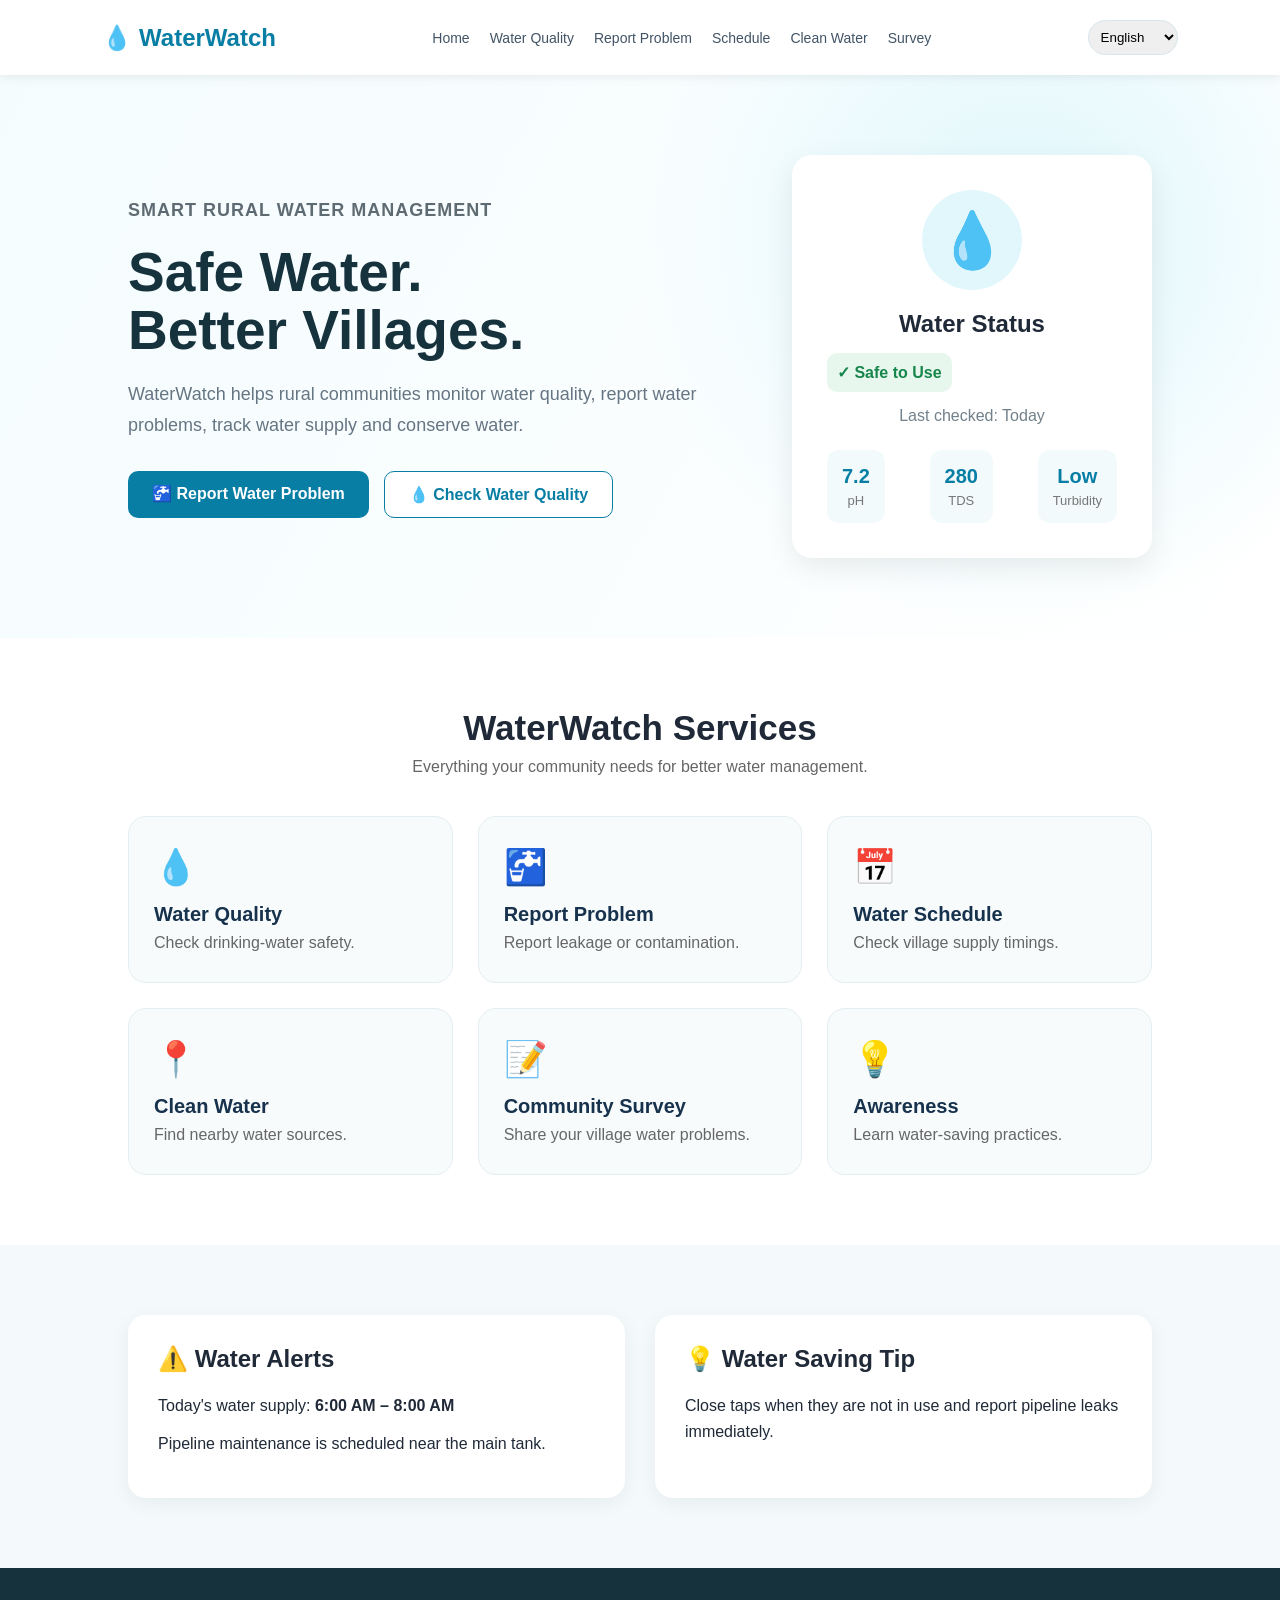
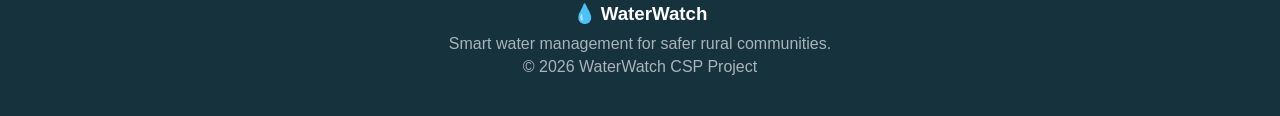
<file: CSP/index.html>
<!DOCTYPE html>
<html lang="en">
<head>
    <meta charset="UTF-8">
    <meta name="viewport" content="width=device-width, initial-scale=1.0">

    <title>WaterWatch</title>

    <link rel="stylesheet" href="css/style.css">
</head>

<body>

<header class="navbar">

    <div class="logo">
        💧 WaterWatch
    </div>

    <nav>
        <a href="index.html">Home</a>
        <a href="pages/water-quality.html">Water Quality</a>
        <a href="pages/report-problem.html">Report Problem</a>
        <a href="pages/schedule.html">Schedule</a>
        <a href="pages/clean-water.html">Clean Water</a>
        <a href="pages/survey.html">Survey</a>
    </nav>

    <select id="language">
        <option>English</option>
        <option>తెలుగు</option>
        <option>हिन्दी</option>
        <option>தமிழ்</option>
        <option>ಕನ್ನಡ</option>
    </select>

</header>


<section class="hero">

    <div class="hero-content">

        <p class="tag">SMART RURAL WATER MANAGEMENT</p>

        <h1>
            Safe Water.<br>
            Better Villages.
        </h1>

        <p>
            WaterWatch helps rural communities monitor water quality,
            report water problems, track water supply and conserve water.
        </p>

        <div class="hero-buttons">

            <a href="pages/report-problem.html"
               class="btn primary">
                🚰 Report Water Problem
            </a>

            <a href="pages/water-quality.html"
               class="btn secondary">
                💧 Check Water Quality
            </a>

        </div>

    </div>

    <div class="hero-card">

        <div class="water-circle">
            💧
        </div>

        <h2>Water Status</h2>

        <div class="safe">
            ✓ Safe to Use
        </div>

        <p>Last checked: Today</p>

        <div class="parameters">

            <div>
                <b>7.2</b>
                <span>pH</span>
            </div>

            <div>
                <b>280</b>
                <span>TDS</span>
            </div>

            <div>
                <b>Low</b>
                <span>Turbidity</span>
            </div>

        </div>

    </div>

</section>


<section class="services">

    <h2>WaterWatch Services</h2>

    <p class="section-text">
        Everything your community needs for better water management.
    </p>

    <div class="service-grid">

        <a href="pages/water-quality.html" class="service-card">
            <span>💧</span>
            <h3>Water Quality</h3>
            <p>Check drinking-water safety.</p>
        </a>

        <a href="pages/report-problem.html" class="service-card">
            <span>🚰</span>
            <h3>Report Problem</h3>
            <p>Report leakage or contamination.</p>
        </a>

        <a href="pages/schedule.html" class="service-card">
            <span>📅</span>
            <h3>Water Schedule</h3>
            <p>Check village supply timings.</p>
        </a>

        <a href="pages/clean-water.html" class="service-card">
            <span>📍</span>
            <h3>Clean Water</h3>
            <p>Find nearby water sources.</p>
        </a>

        <a href="pages/survey.html" class="service-card">
            <span>📝</span>
            <h3>Community Survey</h3>
            <p>Share your village water problems.</p>
        </a>

        <a href="pages/awareness.html" class="service-card">
            <span>💡</span>
            <h3>Awareness</h3>
            <p>Learn water-saving practices.</p>
        </a>

    </div>

</section>


<section class="alert-section">

    <div class="alert-card">

        <h2>⚠️ Water Alerts</h2>

        <p>
            Today's water supply:
            <b>6:00 AM – 8:00 AM</b>
        </p>

        <p>
            Pipeline maintenance is scheduled near the main tank.
        </p>

    </div>

    <div class="tip-card">

        <h2>💡 Water Saving Tip</h2>

        <p>
            Close taps when they are not in use and report
            pipeline leaks immediately.
        </p>

    </div>

</section>


<footer>

    <h3>💧 WaterWatch</h3>

    <p>
        Smart water management for safer rural communities.
    </p>

    <p>
        © 2026 WaterWatch CSP Project
    </p>

</footer>


<script src="js/app.js"></script>

</body>
</html>
</file>
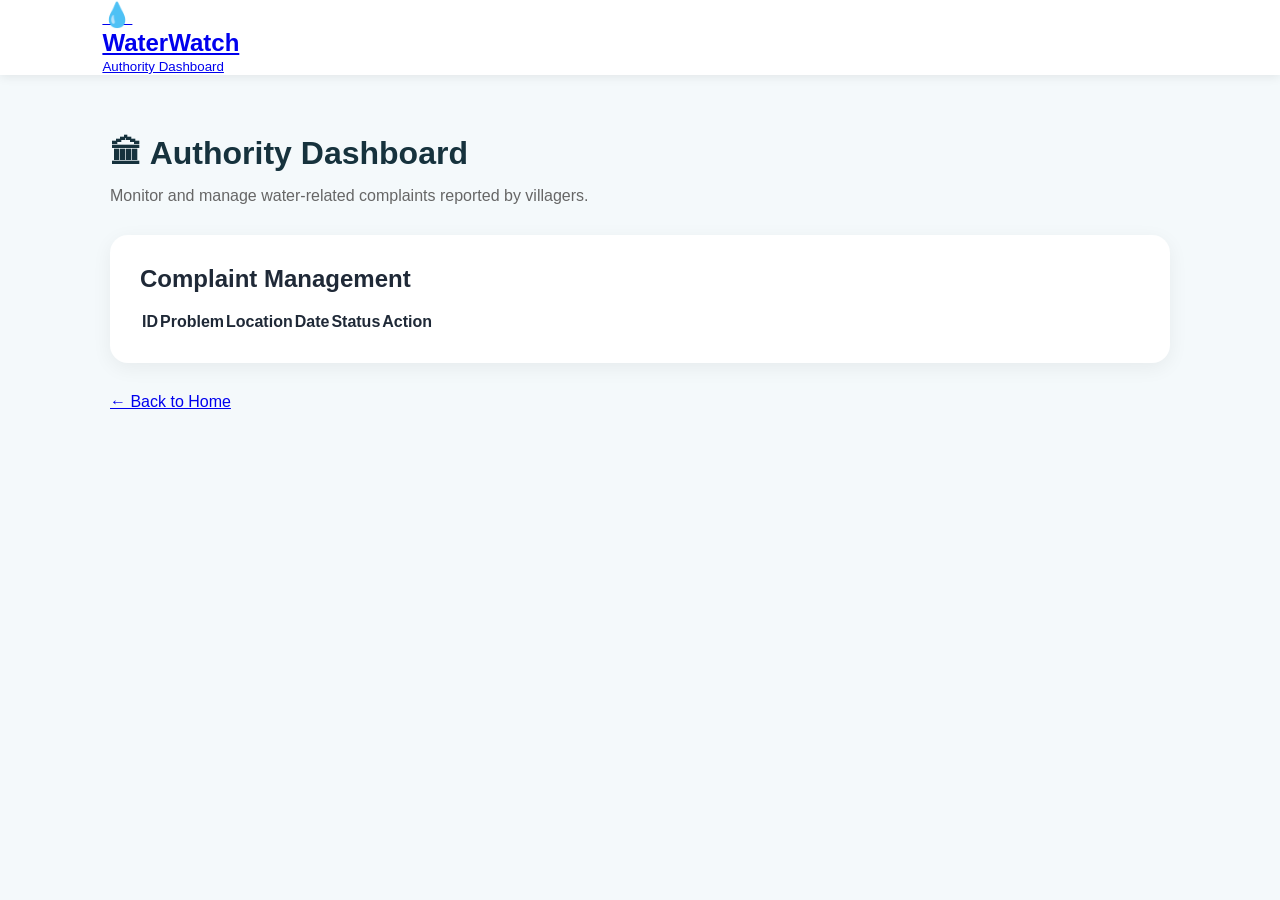
<file: CSP/pages/authority.html>
<!DOCTYPE html>
<html lang="en">

<head>

    <meta charset="UTF-8">

    <meta name="viewport"
          content="width=device-width, initial-scale=1.0">

    <title>
        Authority Dashboard | WaterWatch
    </title>

    <link rel="stylesheet"
          href="../css/style.css">

</head>

<body>

<div id="toast"
     class="toast"></div>


<header class="navbar">

    <a href="../index.html"
       class="brand">

        <span class="logo">
            💧
        </span>

        <div>

            <h2>WaterWatch</h2>

            <small>
                Authority Dashboard
            </small>

        </div>

    </a>

</header>


<div class="page">

    <h1>
        🏛 Authority Dashboard
    </h1>

    <p class="page-description">

        Monitor and manage water-related
        complaints reported by villagers.

    </p>


    <div class="card">

        <h2>
            Complaint Management
        </h2>

        <br>


        <div style="overflow-x: auto;">

            <table>

                <thead>

                    <tr>

                        <th>ID</th>

                        <th>Problem</th>

                        <th>Location</th>

                        <th>Date</th>

                        <th>Status</th>

                        <th>Action</th>

                    </tr>

                </thead>


                <tbody id="complaintTable">

                </tbody>

            </table>

        </div>

    </div>


    <a href="../index.html"
       class="primary-btn">

        ← Back to Home

    </a>

</div>


<script src="../js/app.js"></script>


<script>

function loadComplaints() {

    const data = getData();

    const table =
        document.getElementById(
            "complaintTable"
        );


    table.innerHTML = "";


    if (data.complaints.length === 0) {

        table.innerHTML = `

            <tr>

                <td colspan="6">

                    No complaints reported yet.

                </td>

            </tr>

        `;

        return;

    }


    data.complaints.forEach(
        function(complaint, index) {

            table.innerHTML += `

                <tr>

                    <td>
                        ${complaint.id}
                    </td>

                    <td>
                        ${complaint.problem}
                    </td>

                    <td>
                        ${complaint.location}
                    </td>

                    <td>
                        ${complaint.date}
                    </td>

                    <td>

                        <select
                            onchange="updateStatus(
                                ${index},
                                this.value
                            )"
                        >

                            <option
                                value="Pending"
                                ${complaint.status === "Pending"
                                    ? "selected" : ""}
                            >
                                Pending
                            </option>

                            <option
                                value="Under Review"
                                ${complaint.status === "Under Review"
                                    ? "selected" : ""}
                            >
                                Under Review
                            </option>

                            <option
                                value="In Progress"
                                ${complaint.status === "In Progress"
                                    ? "selected" : ""}
                            >
                                In Progress
                            </option>

                            <option
                                value="Resolved"
                                ${complaint.status === "Resolved"
                                    ? "selected" : ""}
                            >
                                Resolved
                            </option>

                        </select>

                    </td>


                    <td>

                        <button
                            class="btn"
                            onclick="viewComplaint(${index})"
                        >

                            View

                        </button>

                    </td>

                </tr>

            `;

        }
    );

}


function updateStatus(index, status) {

    const data = getData();

    data.complaints[index].status = status;

    saveData(data);

    showToast(
        "Complaint status updated!"
    );

}


function viewComplaint(index) {

    const data = getData();

    const complaint =
        data.complaints[index];


    alert(

        "COMPLAINT DETAILS"

        + "\n\nID: "
        + complaint.id

        + "\nProblem: "
        + complaint.problem

        + "\nLocation: "
        + complaint.location

        + "\nGPS: "
        + complaint.gps

        + "\nDescription: "
        + complaint.description

        + "\nStatus: "
        + complaint.status

    );

}


loadComplaints();

</script>

</body>
</html>
</file>
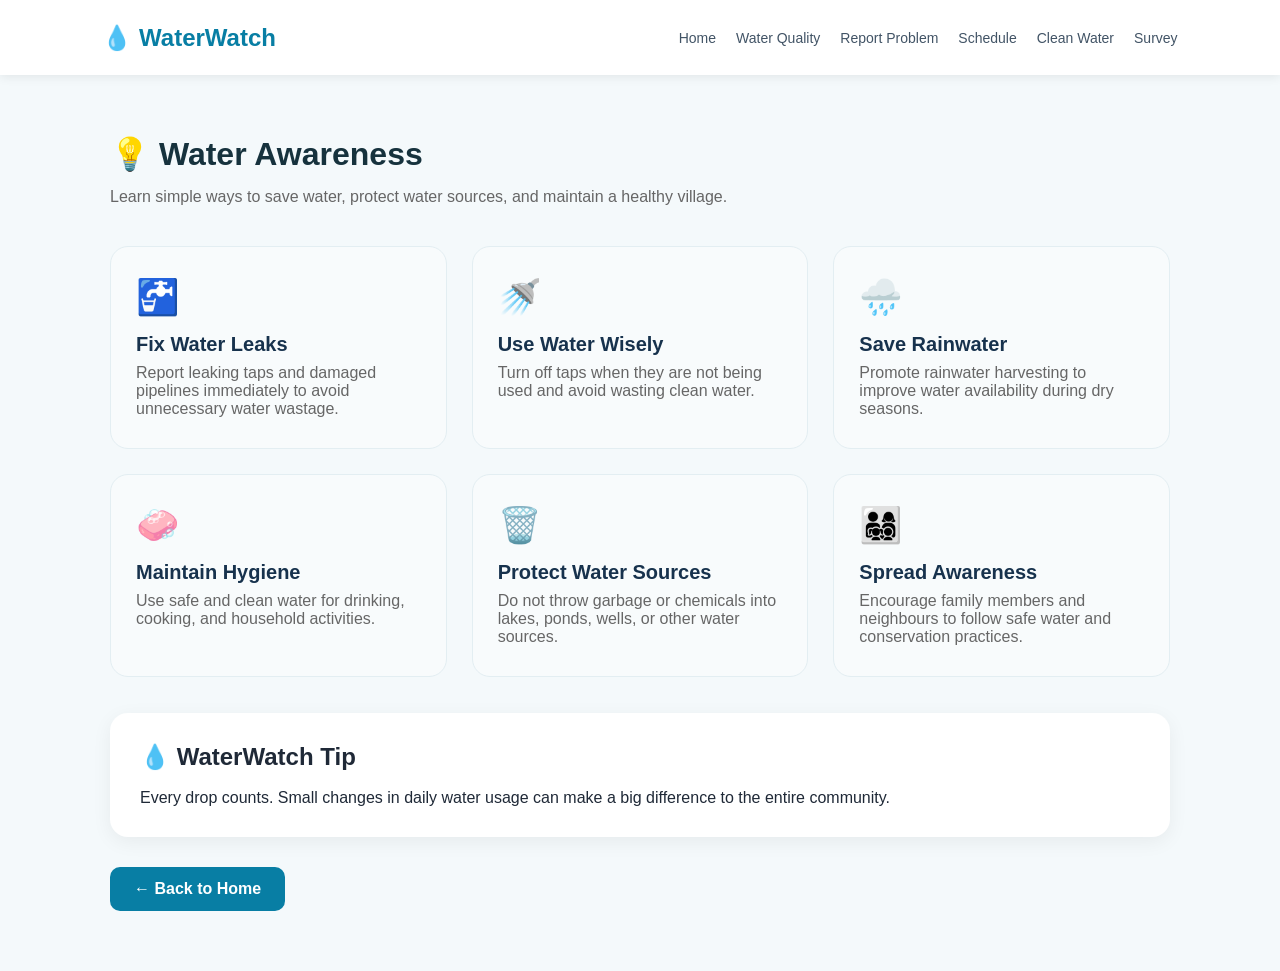
<file: CSP/pages/awareness.html>
<!DOCTYPE html>
<html lang="en">

<head>
    <meta charset="UTF-8">

    <meta name="viewport"
          content="width=device-width, initial-scale=1.0">

    <title>Water Awareness | WaterWatch</title>

    <!-- CSS path from pages folder -->
    <link rel="stylesheet"
          href="../css/style.css">

</head>


<body>

<header class="navbar">

    <div class="logo">
        💧 WaterWatch
    </div>


    <nav>

        <a href="../index.html">
            Home
        </a>

        <a href="water-quality.html">
            Water Quality
        </a>

        <a href="report-problem.html">
            Report Problem
        </a>

        <a href="schedule.html">
            Schedule
        </a>

        <a href="clean-water.html">
            Clean Water
        </a>

        <a href="survey.html">
            Survey
        </a>

    </nav>

</header>


<main class="page">

    <h1>💡 Water Awareness</h1>

    <p class="page-description">

        Learn simple ways to save water,
        protect water sources, and maintain
        a healthy village.

    </p>


    <div class="service-grid">


        <div class="service-card">

            <span>🚰</span>

            <h3>Fix Water Leaks</h3>

            <p>
                Report leaking taps and damaged
                pipelines immediately to avoid
                unnecessary water wastage.
            </p>

        </div>



        <div class="service-card">

            <span>🚿</span>

            <h3>Use Water Wisely</h3>

            <p>
                Turn off taps when they are not
                being used and avoid wasting
                clean water.
            </p>

        </div>



        <div class="service-card">

            <span>🌧️</span>

            <h3>Save Rainwater</h3>

            <p>
                Promote rainwater harvesting to
                improve water availability during
                dry seasons.
            </p>

        </div>



        <div class="service-card">

            <span>🧼</span>

            <h3>Maintain Hygiene</h3>

            <p>
                Use safe and clean water for
                drinking, cooking, and household
                activities.
            </p>

        </div>



        <div class="service-card">

            <span>🗑️</span>

            <h3>Protect Water Sources</h3>

            <p>
                Do not throw garbage or chemicals
                into lakes, ponds, wells, or other
                water sources.
            </p>

        </div>



        <div class="service-card">

            <span>👨‍👩‍👧‍👦</span>

            <h3>Spread Awareness</h3>

            <p>
                Encourage family members and
                neighbours to follow safe water
                and conservation practices.
            </p>

        </div>

    </div>


    <br><br>


    <div class="card">

        <h2>💧 WaterWatch Tip</h2>

        <br>

        <p>
            Every drop counts. Small changes in
            daily water usage can make a big
            difference to the entire community.
        </p>

    </div>


    <a href="../index.html"
       class="btn primary">

        ← Back to Home

    </a>

</main>


<script src="../js/app.js"></script>

</body>

</html>
</file>
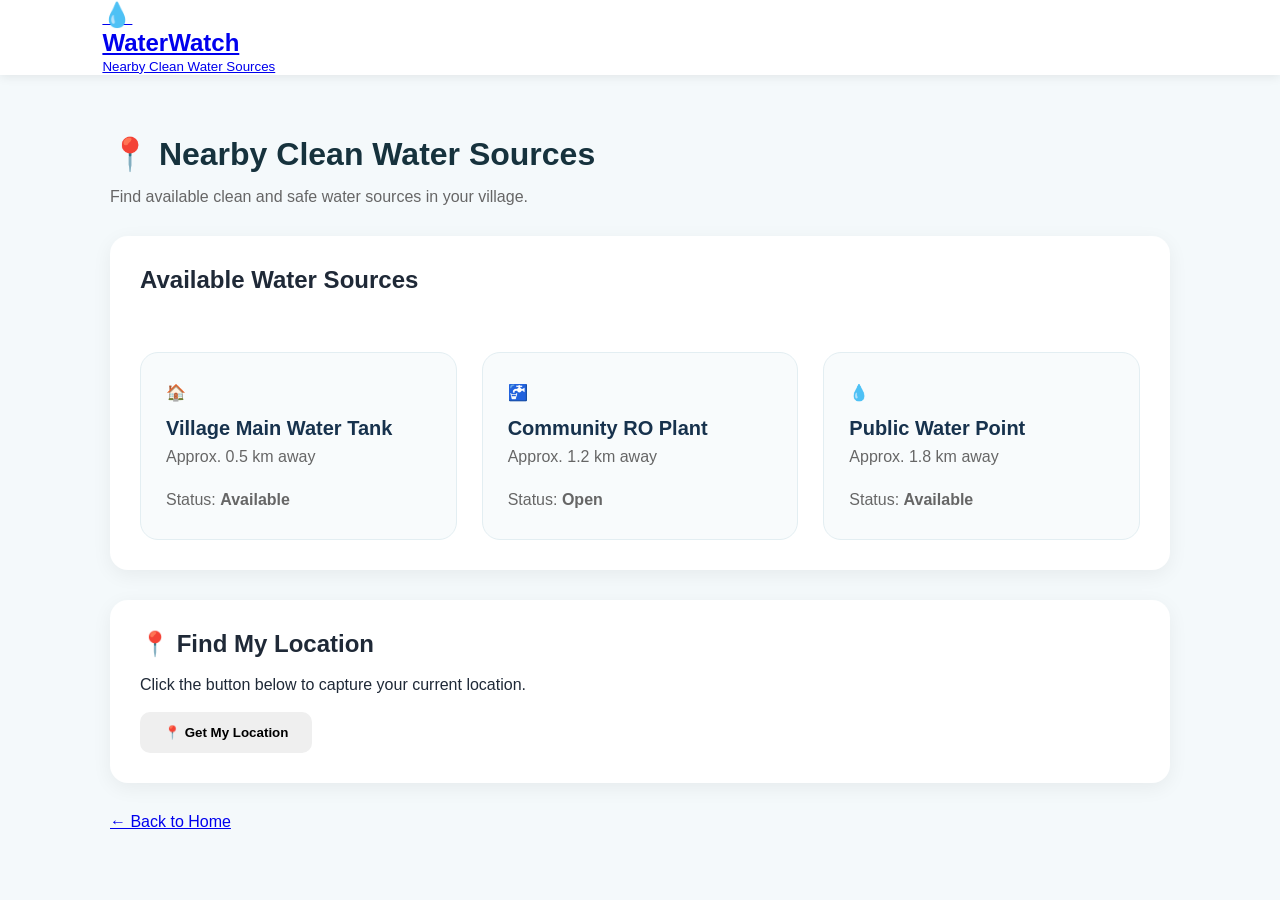
<file: CSP/pages/clean-water.html>
<!DOCTYPE html>
<html lang="en">

<head>
    <meta charset="UTF-8">
    <meta name="viewport" content="width=device-width, initial-scale=1.0">

    <title>Clean Water Sources | WaterWatch</title>

    <link rel="stylesheet" href="../css/style.css">
</head>

<body>

<header class="navbar">

    <a href="../index.html" class="brand">
        <span class="logo">💧</span>

        <div>
            <h2>WaterWatch</h2>
            <small>Nearby Clean Water Sources</small>
        </div>
    </a>

</header>


<div class="page">

    <h1>📍 Nearby Clean Water Sources</h1>

    <p class="page-description">
        Find available clean and safe water sources in your village.
    </p>


    <div class="card">

        <h2>Available Water Sources</h2>

        <br>

        <div class="service-grid">


            <div class="service-card">

                <div class="service-icon">
                    🏠
                </div>

                <div>

                    <h3>Village Main Water Tank</h3>

                    <p>
                        Approx. 0.5 km away
                    </p>

                    <br>

                    <p>
                        Status: <b>Available</b>
                    </p>

                </div>

            </div>


            <div class="service-card">

                <div class="service-icon">
                    🚰
                </div>

                <div>

                    <h3>Community RO Plant</h3>

                    <p>
                        Approx. 1.2 km away
                    </p>

                    <br>

                    <p>
                        Status: <b>Open</b>
                    </p>

                </div>

            </div>


            <div class="service-card">

                <div class="service-icon">
                    💧
                </div>

                <div>

                    <h3>Public Water Point</h3>

                    <p>
                        Approx. 1.8 km away
                    </p>

                    <br>

                    <p>
                        Status: <b>Available</b>
                    </p>

                </div>

            </div>

        </div>

    </div>


    <div class="card">

        <h2>📍 Find My Location</h2>

        <br>

        <p id="locationResult">
            Click the button below to capture your current location.
        </p>

        <br>

        <button class="btn" onclick="getUserLocation()">
            📍 Get My Location
        </button>

    </div>


    <a href="../index.html" class="primary-btn">
        ← Back to Home
    </a>

</div>


<script src="../js/app.js"></script>

<script>

function getUserLocation() {

    const result =
        document.getElementById("locationResult");

    if (!navigator.geolocation) {

        result.innerText =
            "Geolocation is not supported by your browser.";

        return;
    }

    result.innerText =
        "Getting your location...";


    navigator.geolocation.getCurrentPosition(

        function(position) {

            const latitude =
                position.coords.latitude.toFixed(6);

            const longitude =
                position.coords.longitude.toFixed(6);


            result.innerHTML =
                "<b>Location Found!</b><br><br>" +
                "Latitude: " + latitude +
                "<br>" +
                "Longitude: " + longitude;

            showToast("Location captured successfully!");

        },

        function() {

            result.innerText =
                "Unable to get your location. Please allow location permission.";

            showToast("Location permission denied.");

        }

    );

}

</script>

</body>
</html>
</file>
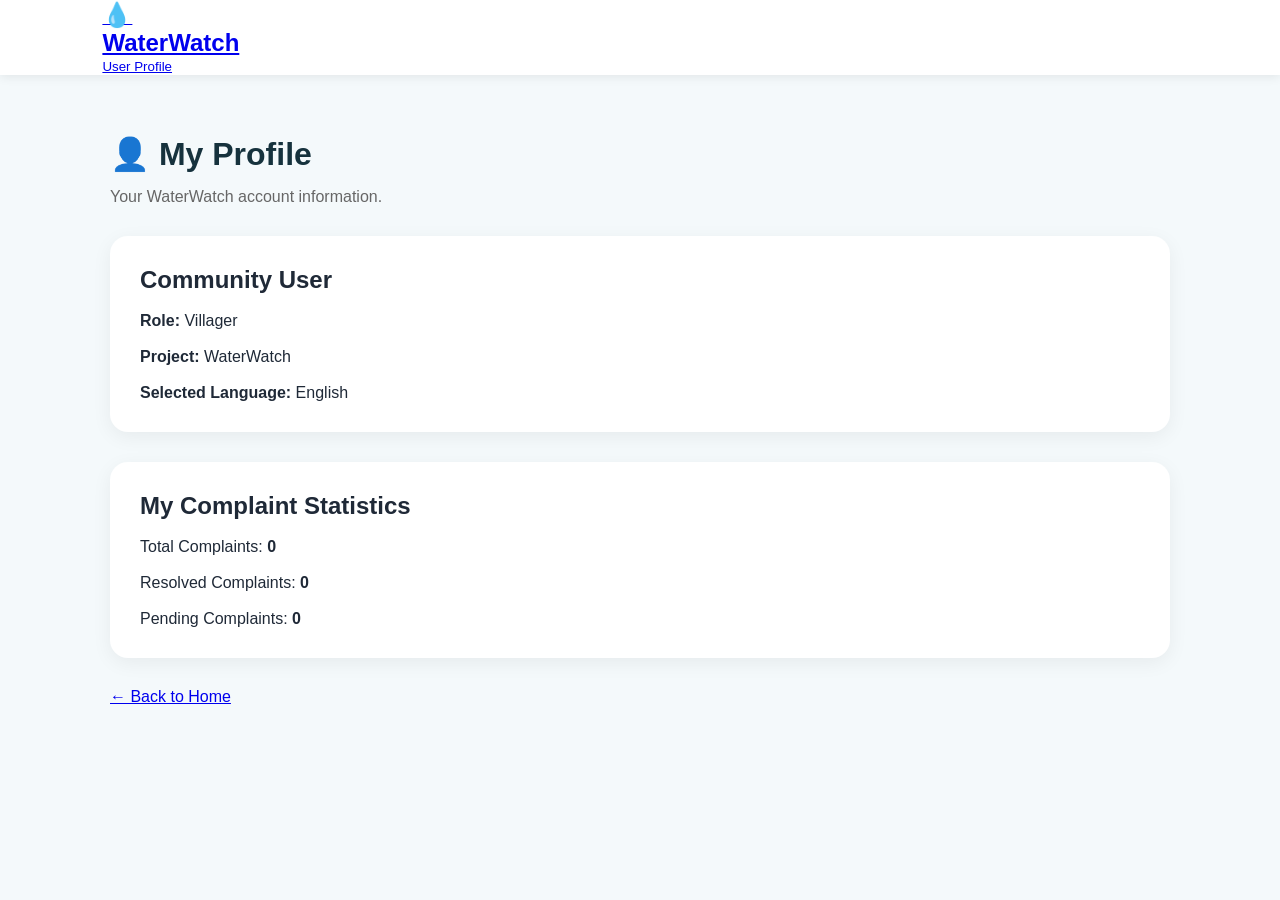
<file: CSP/pages/profile.html>
<!DOCTYPE html>
<html lang="en">

<head>

    <meta charset="UTF-8">

    <meta name="viewport"
          content="width=device-width, initial-scale=1.0">

    <title>Profile | WaterWatch</title>

    <link rel="stylesheet"
          href="../css/style.css">

</head>

<body>

<header class="navbar">

    <a href="../index.html"
       class="brand">

        <span class="logo">💧</span>

        <div>

            <h2>WaterWatch</h2>

            <small>User Profile</small>

        </div>

    </a>

</header>


<div class="page">

    <h1>👤 My Profile</h1>

    <p class="page-description">

        Your WaterWatch account information.

    </p>


    <div class="card">

        <h2>Community User</h2>

        <br>

        <p>
            <b>Role:</b>
            Villager
        </p>

        <br>

        <p>
            <b>Project:</b>
            WaterWatch
        </p>

        <br>

        <p>

            <b>Selected Language:</b>

            <span id="languageValue">
                English
            </span>

        </p>

    </div>


    <div class="card">

        <h2>My Complaint Statistics</h2>

        <br>

        <p>

            Total Complaints:

            <b id="totalComplaints">0</b>

        </p>

        <br>

        <p>

            Resolved Complaints:

            <b id="resolvedComplaints">0</b>

        </p>

        <br>

        <p>

            Pending Complaints:

            <b id="pendingComplaints">0</b>

        </p>

    </div>


    <a href="../index.html"
       class="primary-btn">

        ← Back to Home

    </a>

</div>


<script src="../js/app.js"></script>

<script>

const data = getData();


document.getElementById(
    "totalComplaints"
).innerText =
data.complaints.length;


document.getElementById(
    "resolvedComplaints"
).innerText =
data.complaints.filter(
    complaint => complaint.status === "Resolved"
).length;


document.getElementById(
    "pendingComplaints"
).innerText =
data.complaints.filter(
    complaint => complaint.status === "Pending"
).length;


const language =
    localStorage.getItem("language");


if (language) {

    document.getElementById(
        "languageValue"
    ).innerText = language;

}

</script>

</body>
</html>
</file>
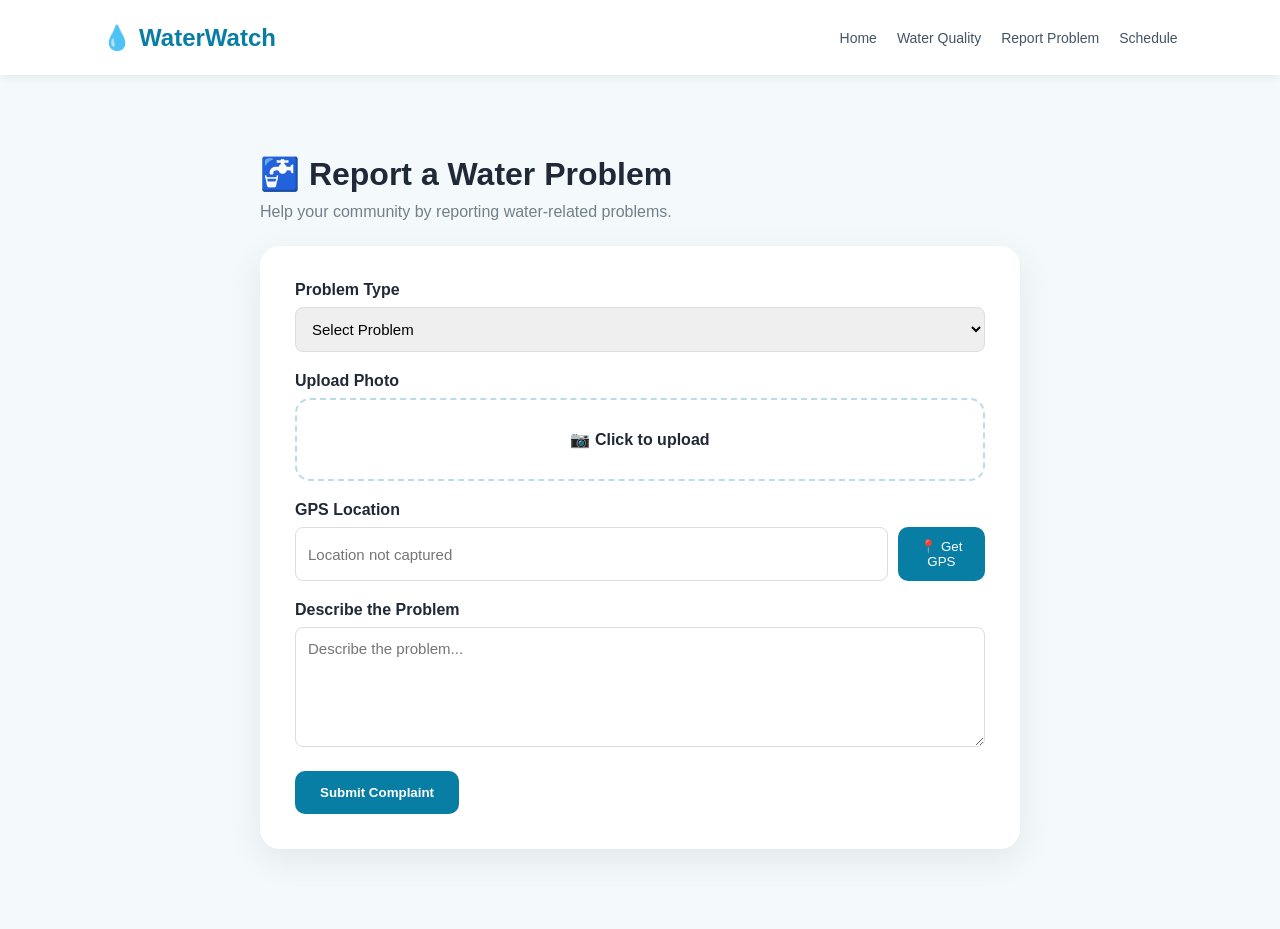
<file: CSP/pages/report-problem.html>
<!DOCTYPE html>
<html lang="en">

<head>

<meta charset="UTF-8">

<meta name="viewport"
content="width=device-width, initial-scale=1.0">

<title>Report Problem | WaterWatch</title>

<link rel="stylesheet"
href="../css/style.css">

<style>

.report-container {

max-width:800px;

margin:60px auto;

padding:20px;

}

.form-card {

background:white;

padding:35px;

border-radius:20px;

box-shadow:
0 10px 35px
rgba(0,0,0,.08);

}

.form-group {

margin-bottom:20px;

}

label {

display:block;

font-weight:600;

margin-bottom:8px;

}

select,
textarea,
input {

width:100%;

padding:13px;

border:1px solid #d5e5ea;

border-radius:10px;

}

textarea {

height:120px;

resize:none;

}

.gps {

display:flex;

gap:10px;

}

.gps button {

background:#087ea4;

color:white;

border:0;

padding:12px;

border-radius:10px;

cursor:pointer;

}

.photo {

border:2px dashed #b9dce6;

padding:30px;

text-align:center;

border-radius:15px;

cursor:pointer;

}

#preview {

max-width:200px;

display:none;

margin:15px auto;

border-radius:10px;

}

.submit {

background:#087ea4;

color:white;

border:0;

padding:14px 25px;

border-radius:10px;

cursor:pointer;

font-weight:600;

}

.success {

display:none;

text-align:center;

padding:30px;

}

</style>

</head>


<body>


<header class="navbar">

<div class="logo">
💧 WaterWatch
</div>

<nav>

<a href="../index.html">
Home
</a>

<a href="water-quality.html">
Water Quality
</a>

<a href="report-problem.html">
Report Problem
</a>

<a href="schedule.html">
Schedule
</a>

</nav>

</header>


<div class="report-container">

<h1>
🚰 Report a Water Problem
</h1>

<p style="margin:10px 0 25px;color:#71808a">

Help your community by reporting
water-related problems.

</p>


<div class="form-card"
id="formContainer">

<form id="reportForm">


<div class="form-group">

<label>
Problem Type
</label>

<select id="problem"
required>

<option value="">
Select Problem
</option>

<option>
Pipeline Leakage
</option>

<option>
Contaminated Water
</option>

<option>
No Water Supply
</option>

<option>
Damaged Water Tank
</option>

<option>
Other
</option>

</select>

</div>


<div class="form-group">

<label>
Upload Photo
</label>

<label class="photo">

📷 Click to upload

<input
type="file"
id="photo"
accept="image/*"
hidden>

<img
id="preview">

</label>

</div>


<div class="form-group">

<label>
GPS Location
</label>

<div class="gps">

<input
id="location"
placeholder="Location not captured"
readonly>

<button
type="button"
onclick="getLocation()">

📍 Get GPS

</button>

</div>

</div>


<div class="form-group">

<label>
Describe the Problem
</label>

<textarea
id="description"
placeholder="Describe the problem..."
required></textarea>

</div>


<button
class="submit"
type="submit">

Submit Complaint

</button>


</form>

</div>


<div
class="form-card success"
id="success">

<div style="font-size:60px">
✅
</div>

<h2>
Complaint Submitted
</h2>

<p>
Your complaint has been successfully
recorded.
</p>

<h2
id="complaintID"
style="color:#087ea4;margin:15px">
</h2>

<p>
Status:
<strong>
Under Review
</strong>
</p>

<br>

<a
href="../index.html"
class="btn primary">

Back to Dashboard

</a>

</div>

</div>


<script>


// PHOTO PREVIEW

document
.getElementById("photo")
.addEventListener(
"change",
function(event){

const file =
event.target.files[0];

if(!file) return;

const preview =
document.getElementById("preview");

preview.src =
URL.createObjectURL(file);

preview.style.display =
"block";

});


// GPS

function getLocation(){

const location =
document.getElementById("location");


if(!navigator.geolocation){

location.value =
"GPS not supported";

return;

}


location.value =
"Getting location...";


navigator.geolocation.getCurrentPosition(

function(position){

const latitude =
position.coords.latitude;

const longitude =
position.coords.longitude;


location.value =
latitude.toFixed(6)
+
", "
+
longitude.toFixed(6);

},

function(){

location.value =
"Location permission denied";

}

);

}


// FORM SUBMISSION

document
.getElementById("reportForm")
.addEventListener(
"submit",
function(event){

event.preventDefault();


const number =
Math.floor(
1000 +
Math.random()*9000
);


const complaintID =
"WW"
+
number;


document
.getElementById("complaintID")
.innerText =
"Complaint ID: "
+
complaintID;


document
.getElementById("formContainer")
.style.display =
"none";


document
.getElementById("success")
.style.display =
"block";


});

</script>

</body>

</html>
</file>
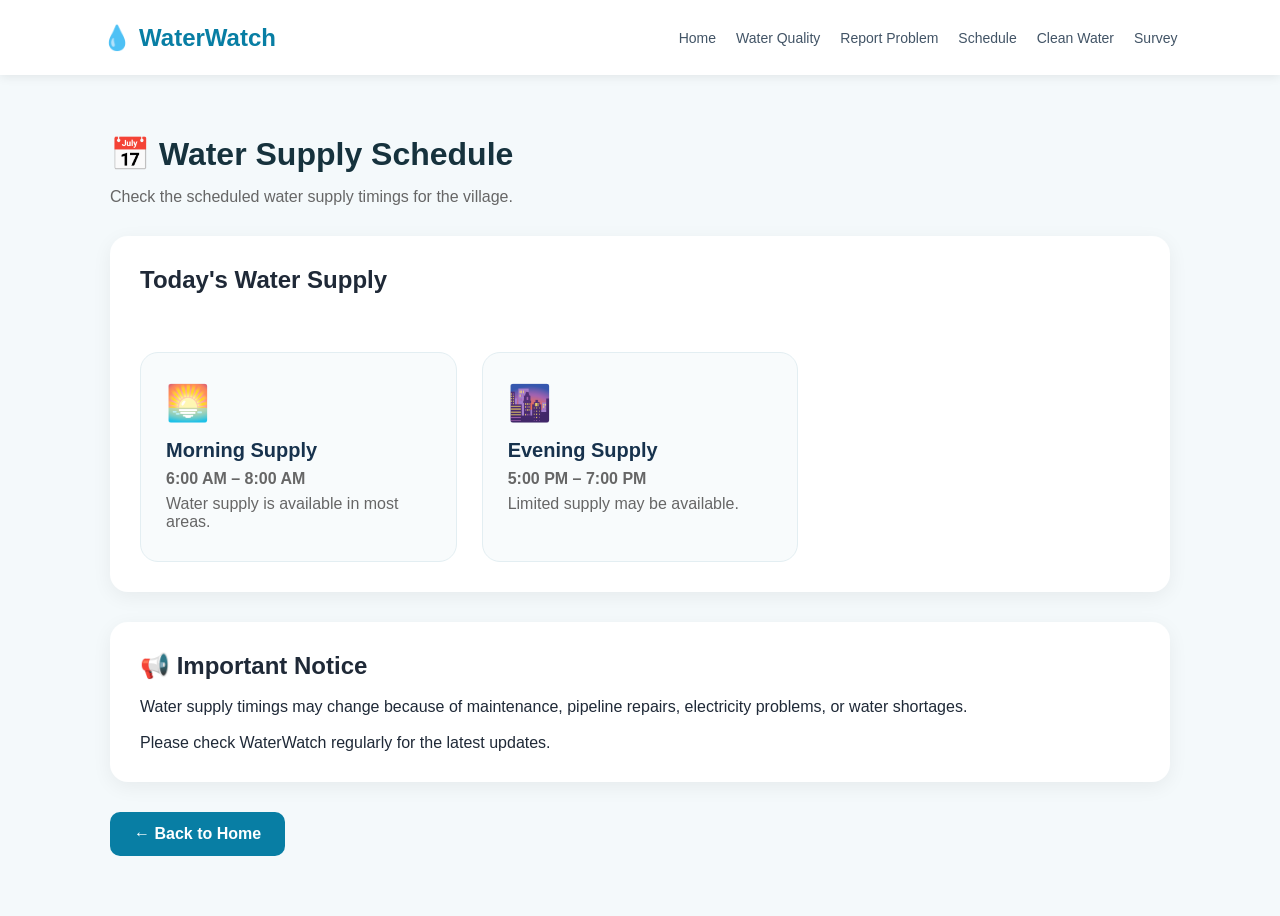
<file: CSP/pages/schedule.html>
<!DOCTYPE html>
<html lang="en">
<head>
    <meta charset="UTF-8">
    <meta name="viewport" content="width=device-width, initial-scale=1.0">

    <title>Water Schedule | WaterWatch</title>

    <!-- CSS path from pages folder -->
    <link rel="stylesheet" href="../css/style.css">
</head>

<body>

<header class="navbar">

    <div class="logo">
        💧 WaterWatch
    </div>

    <nav>
        <a href="../index.html">Home</a>
        <a href="water-quality.html">Water Quality</a>
        <a href="report-problem.html">Report Problem</a>
        <a href="schedule.html">Schedule</a>
        <a href="clean-water.html">Clean Water</a>
        <a href="survey.html">Survey</a>
    </nav>

</header>


<main class="page">

    <h1>📅 Water Supply Schedule</h1>

    <p class="page-description">
        Check the scheduled water supply timings for the village.
    </p>


    <div class="card">

        <h2>Today's Water Supply</h2>

        <br>

        <div class="service-grid">

            <div class="service-card">

                <span>🌅</span>

                <h3>Morning Supply</h3>

                <p>
                    <b>6:00 AM – 8:00 AM</b>
                </p>

                <p>
                    Water supply is available in most areas.
                </p>

            </div>


            <div class="service-card">

                <span>🌆</span>

                <h3>Evening Supply</h3>

                <p>
                    <b>5:00 PM – 7:00 PM</b>
                </p>

                <p>
                    Limited supply may be available.
                </p>

            </div>

        </div>

    </div>


    <div class="card">

        <h2>📢 Important Notice</h2>

        <br>

        <p>
            Water supply timings may change because of maintenance,
            pipeline repairs, electricity problems, or water shortages.
        </p>

        <br>

        <p>
            Please check WaterWatch regularly for the latest updates.
        </p>

    </div>


    <a href="../index.html" class="btn primary">
        ← Back to Home
    </a>

</main>


<script src="../js/app.js"></script>

</body>
</html>
</file>
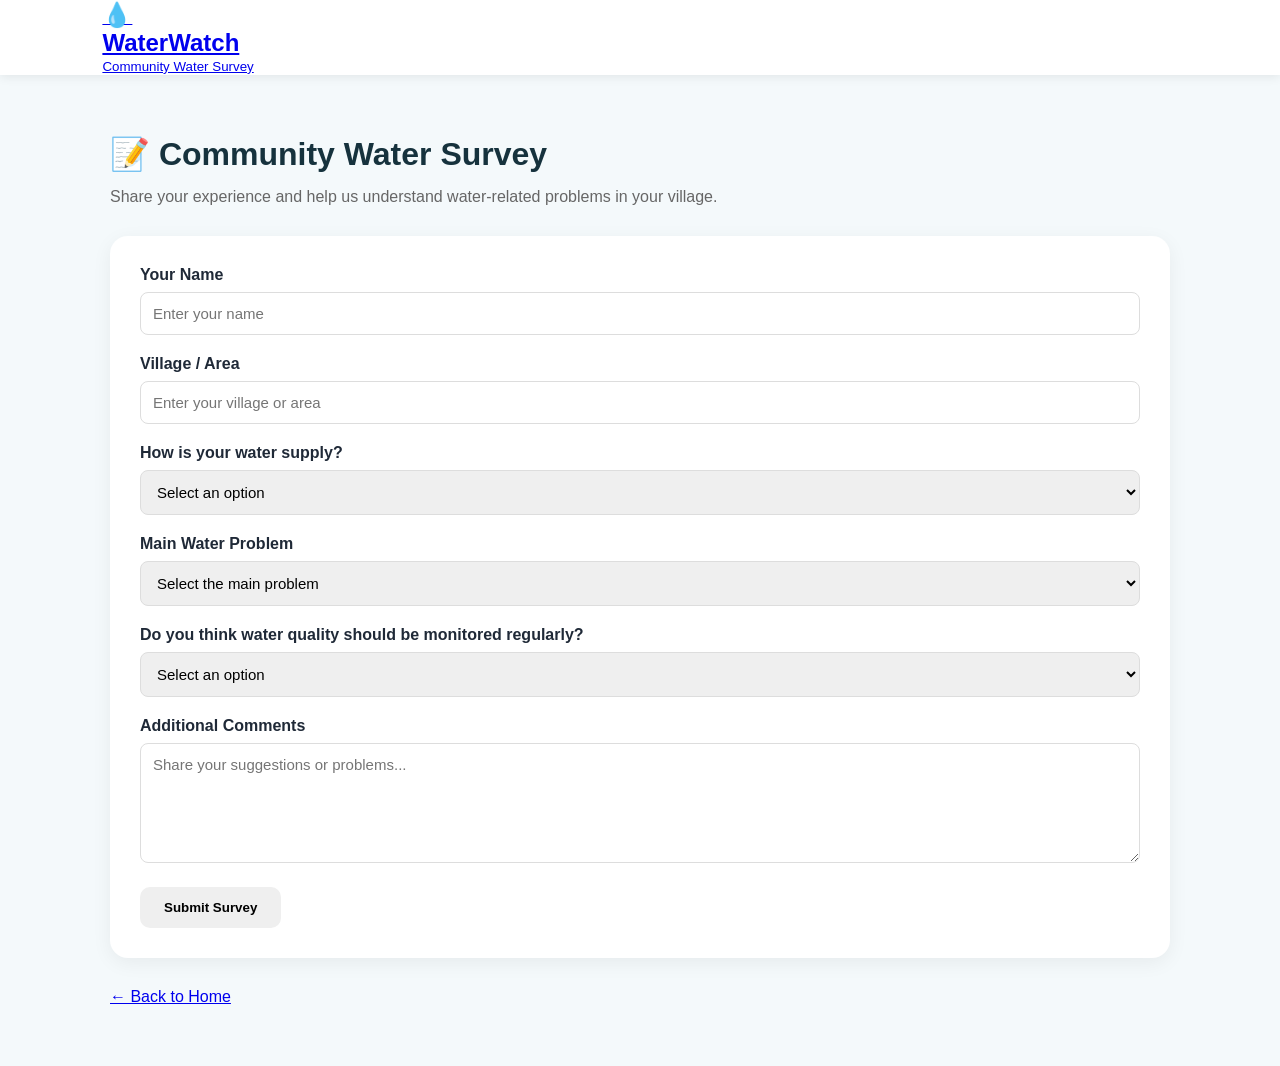
<file: CSP/pages/survey.html>
<!DOCTYPE html>
<html lang="en">

<head>
    <meta charset="UTF-8">
    <meta name="viewport" content="width=device-width, initial-scale=1.0">

    <title>Community Survey | WaterWatch</title>

    <link rel="stylesheet" href="../css/style.css">
</head>

<body>

<div id="toast" class="toast"></div>


<header class="navbar">

    <a href="../index.html" class="brand">

        <span class="logo">💧</span>

        <div>
            <h2>WaterWatch</h2>
            <small>Community Water Survey</small>
        </div>

    </a>

</header>


<div class="page">

    <h1>📝 Community Water Survey</h1>

    <p class="page-description">
        Share your experience and help us understand water-related problems in your village.
    </p>


    <div class="card">

        <form id="surveyForm">


            <div class="form-group">

                <label>Your Name</label>

                <input
                    type="text"
                    id="name"
                    placeholder="Enter your name"
                    required
                >

            </div>


            <div class="form-group">

                <label>Village / Area</label>

                <input
                    type="text"
                    id="village"
                    placeholder="Enter your village or area"
                    required
                >

            </div>


            <div class="form-group">

                <label>How is your water supply?</label>

                <select id="supply" required>

                    <option value="">
                        Select an option
                    </option>

                    <option value="Regular">
                        Regular
                    </option>

                    <option value="Irregular">
                        Irregular
                    </option>

                    <option value="Limited">
                        Very Limited
                    </option>

                    <option value="No Supply">
                        No Supply
                    </option>

                </select>

            </div>


            <div class="form-group">

                <label>Main Water Problem</label>

                <select id="mainProblem" required>

                    <option value="">
                        Select the main problem
                    </option>

                    <option value="Water Quality">
                        Unsafe / Dirty Water
                    </option>

                    <option value="Water Scarcity">
                        Water Scarcity
                    </option>

                    <option value="Pipeline Leakage">
                        Pipeline Leakage
                    </option>

                    <option value="Irregular Supply">
                        Irregular Water Supply
                    </option>

                    <option value="Water Wastage">
                        Water Wastage
                    </option>

                    <option value="Other">
                        Other
                    </option>

                </select>

            </div>


            <div class="form-group">

                <label>Do you think water quality should be monitored regularly?</label>

                <select id="monitoring" required>

                    <option value="">
                        Select an option
                    </option>

                    <option>Yes</option>

                    <option>No</option>

                    <option>Not Sure</option>

                </select>

            </div>


            <div class="form-group">

                <label>Additional Comments</label>

                <textarea
                    id="comments"
                    placeholder="Share your suggestions or problems..."
                ></textarea>

            </div>


            <button type="submit" class="btn">

                Submit Survey

            </button>

        </form>

    </div>


    <a href="../index.html" class="secondary-btn">
        ← Back to Home
    </a>

</div>


<script src="../js/app.js"></script>

<script>

document.addEventListener(
    "DOMContentLoaded",
    function () {

        const form =
            document.getElementById("surveyForm");


        form.addEventListener(
            "submit",
            function (e) {

                e.preventDefault();


                const data = getData();


                const survey = {

                    name:
                        document.getElementById("name").value,

                    village:
                        document.getElementById("village").value,

                    supply:
                        document.getElementById("supply").value,

                    problem:
                        document.getElementById("mainProblem").value,

                    monitoring:
                        document.getElementById("monitoring").value,

                    comments:
                        document.getElementById("comments").value,

                    date:
                        new Date().toLocaleDateString()

                };


                data.surveys.push(survey);

                saveData(data);


                showToast(
                    "Thank you! Your survey was submitted successfully."
                );


                form.reset();

            }
        );

    }
);

</script>

</body>
</html>
</file>
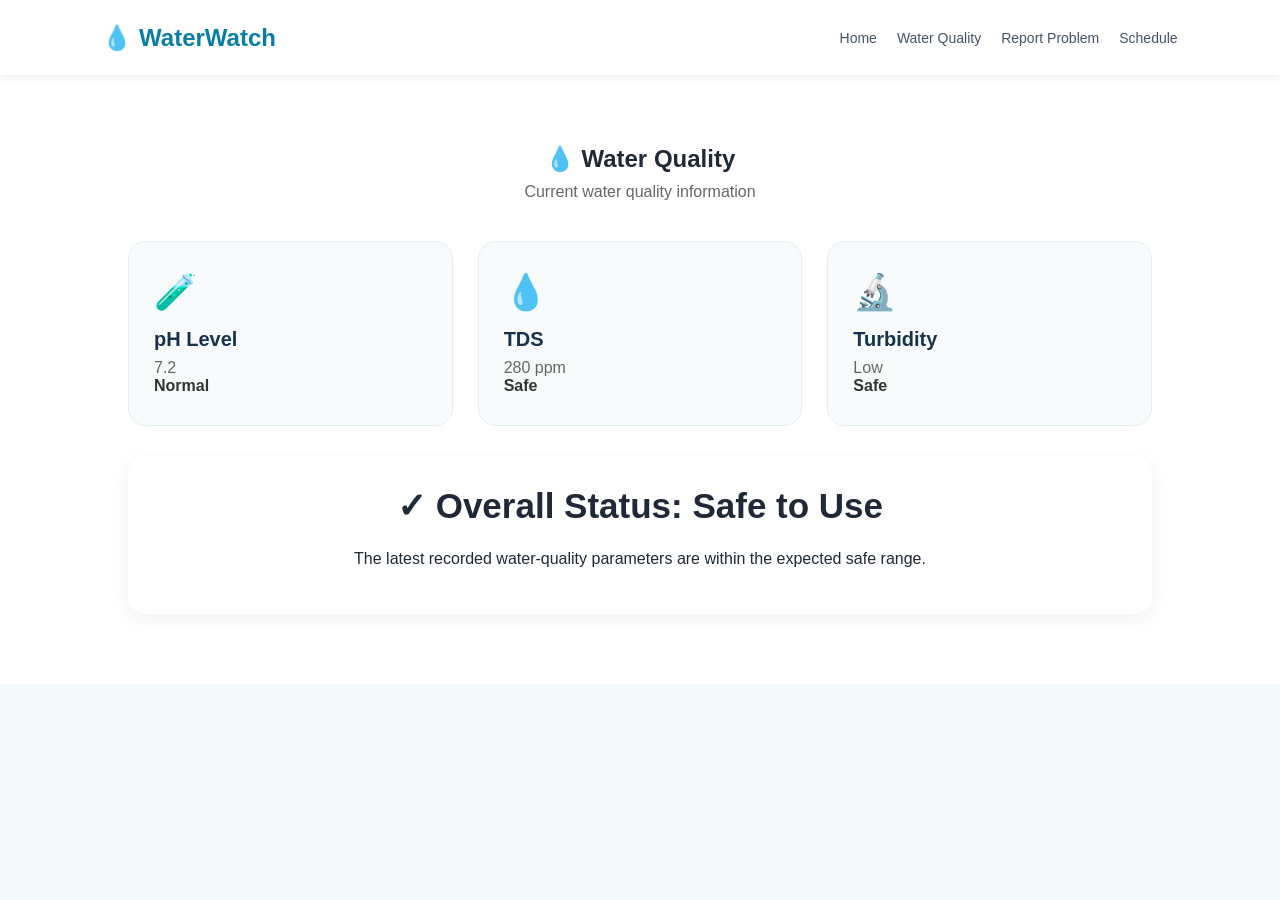
<file: CSP/pages/water-quality.html>
<!DOCTYPE html>
<html lang="en">

<head>

<meta charset="UTF-8">

<meta name="viewport"
content="width=device-width, initial-scale=1.0">

<title>Water Quality | WaterWatch</title>

<link rel="stylesheet"
href="../css/style.css">

</head>

<body>

<header class="navbar">

<div class="logo">
💧 WaterWatch
</div>

<nav>

<a href="../index.html">
Home
</a>

<a href="water-quality.html">
Water Quality
</a>

<a href="report-problem.html">
Report Problem
</a>

<a href="schedule.html">
Schedule
</a>

</nav>

</header>


<section class="services">

<h1>💧 Water Quality</h1>

<p class="section-text">
Current water quality information
</p>


<div class="service-grid">

<div class="service-card">

<span>🧪</span>

<h3>pH Level</h3>

<p>
7.2
</p>

<strong>
Normal
</strong>

</div>


<div class="service-card">

<span>💧</span>

<h3>TDS</h3>

<p>
280 ppm
</p>

<strong>
Safe
</strong>

</div>


<div class="service-card">

<span>🔬</span>

<h3>Turbidity</h3>

<p>
Low
</p>

<strong>
Safe
</strong>

</div>

</div>


<div class="tip-card"
style="margin-top:30px">

<h2>
✓ Overall Status: Safe to Use
</h2>

<p>
The latest recorded water-quality
parameters are within the expected
safe range.
</p>

</div>

</section>

</body>
</html>
</file>
<file: CSP/css/style.css>
* {
    margin: 0;
    padding: 0;
    box-sizing: border-box;
    font-family: "Segoe UI", Arial, sans-serif;
}

body {
    background: #f5fbfd;
    color: #17324d;
}


/* NAVBAR */

.navbar {
    height: 75px;
    background: white;

    display: flex;
    align-items: center;
    justify-content: space-between;

    padding: 0 6%;

    box-shadow: 0 2px 15px rgba(0,0,0,0.05);

    position: sticky;
    top: 0;

    z-index: 100;
}

.logo {
    font-size: 25px;
    font-weight: 700;
    color: #087ea4;
}

.navbar nav {
    display: flex;
    gap: 20px;
}

.navbar nav a {
    text-decoration: none;
    color: #425466;
    font-size: 14px;
}

.navbar nav a:hover {
    color: #087ea4;
}

#language {
    border: 1px solid #d7e7ed;
    padding: 8px;
    border-radius: 20px;
}


/* HERO */

.hero {

    min-height: 600px;

    padding: 70px 8%;

    display: flex;
    align-items: center;
    justify-content: space-between;

    gap: 60px;

    background:
        radial-gradient(circle at 80% 30%, #dff7fc, transparent 35%),
        linear-gradient(120deg,#f4fcfe,#ffffff);
}

.hero-content {
    max-width: 650px;
}

.tag {
    color: #087ea4;
    font-size: 13px;
    font-weight: 700;
    letter-spacing: 2px;
}

.hero h1 {
    font-size: 65px;
    line-height: 1.05;
    margin: 18px 0;
}

.hero-content > p:not(.tag) {
    color: #657582;
    font-size: 18px;
    line-height: 1.7;
}

.hero-buttons {
    margin-top: 30px;

    display: flex;
    gap: 15px;

    flex-wrap: wrap;
}

.btn {
    text-decoration: none;
    padding: 14px 22px;

    border-radius: 10px;

    font-weight: 600;
}

.primary {
    background: #087ea4;
    color: white;
}

.secondary {
    background: white;
    color: #087ea4;

    border: 1px solid #b9dce6;
}


/* WATER STATUS CARD */

.hero-card {

    width: 370px;

    background: white;

    padding: 35px;

    border-radius: 25px;

    box-shadow: 0 20px 50px rgba(20,100,130,0.12);

    text-align: center;
}

.water-circle {

    width: 100px;
    height: 100px;

    margin: auto;

    border-radius: 50%;

    background: #e1f7fb;

    display: grid;
    place-items: center;

    font-size: 45px;
}

.hero-card h2 {
    margin-top: 20px;
}

.safe {
    margin: 15px auto;

    padding: 10px 18px;

    background: #e3f8eb;

    color: #16864b;

    border-radius: 30px;

    width: fit-content;
}

.hero-card p {
    color: #71808a;
}

.parameters {

    display: grid;

    grid-template-columns:
    repeat(3,1fr);

    gap: 10px;

    margin-top: 25px;
}

.parameters div {

    padding: 15px;

    background: #f3fafc;

    border-radius: 12px;
}

.parameters b {
    display: block;
    font-size: 20px;
}

.parameters span {
    font-size: 12px;
    color: #71808a;
}


/* SERVICES */

.services {

    padding: 70px 8%;

    text-align: center;
}

.services h2 {
    font-size: 34px;
}

.section-text {
    color: #71808a;
    margin-top: 10px;
}

.service-grid {

    margin-top: 40px;

    display: grid;

    grid-template-columns:
    repeat(3,1fr);

    gap: 20px;
}

.service-card {

    text-decoration: none;

    text-align: left;

    background: white;

    padding: 30px;

    border-radius: 20px;

    border: 1px solid #e3eef2;

    transition: .3s;
}

.service-card:hover {

    transform: translateY(-6px);

    box-shadow:
    0 15px 35px
    rgba(0,0,0,.08);
}

.service-card span {
    font-size: 35px;
}

.service-card h3 {
    margin-top: 15px;
    color: #17324d;
}

.service-card p {
    margin-top: 7px;
    color: #71808a;
}


/* ALERT */

.alert-section {

    padding: 0 8% 70px;

    display: grid;

    grid-template-columns:
    2fr 1fr;

    gap: 20px;
}

.alert-card,
.tip-card {

    padding: 30px;

    border-radius: 20px;
}

.alert-card {
    background: #fff7e5;
}

.tip-card {
    background: #e8f7fd;
}

.alert-card p,
.tip-card p {
    margin-top: 12px;
    line-height: 1.6;
}


/* FOOTER */

footer {

    background: #05627f;

    color: white;

    text-align: center;

    padding: 45px;
}

footer p {
    margin-top: 10px;
    opacity: .8;
}


/* RESPONSIVE */

@media(max-width:1000px) {

    .navbar nav {
        display: none;
    }

    .hero {
        flex-direction: column;
        text-align: center;
    }

    .hero-buttons {
        justify-content: center;
    }

    .service-grid {
        grid-template-columns:
        repeat(2,1fr);
    }

    .alert-section {
        grid-template-columns: 1fr;
    }
}


@media(max-width:600px) {

    .hero {
        padding: 50px 20px;
    }

    .hero h1 {
        font-size: 42px;
    }

    .hero-card {
        width: 100%;
    }

    .service-grid {
        grid-template-columns: 1fr;
    }

    .navbar {
        padding: 0 20px;
    }
}
* {
    margin: 0;
    padding: 0;
    box-sizing: border-box;
}

body {
    font-family: Arial, sans-serif;
    background: #f4f9fb;
    color: #1f2937;
}

/* NAVBAR */

.navbar {
    width: 100%;
    padding: 18px 8%;
    display: flex;
    align-items: center;
    justify-content: space-between;
    background: white;
    box-shadow: 0 2px 10px rgba(0,0,0,0.08);
}

.logo {
    font-size: 24px;
    font-weight: bold;
    color: #087ea4;
}

nav {
    display: flex;
    gap: 20px;
}

nav a {
    text-decoration: none;
    color: #374151;
    font-weight: 500;
}

nav a:hover {
    color: #087ea4;
}

select {
    padding: 8px 12px;
    border: 1px solid #ddd;
    border-radius: 8px;
}

/* HERO */

.hero {
    min-height: 500px;
    padding: 80px 10%;
    display: flex;
    align-items: center;
    justify-content: space-between;
    gap: 60px;
}

.hero-content {
    max-width: 600px;
}

.tag {
    color: #087ea4;
    font-size: 13px;
    font-weight: bold;
    letter-spacing: 1px;
    margin-bottom: 15px;
}

.hero h1 {
    font-size: 55px;
    margin-bottom: 20px;
    color: #16323d;
}

.hero-content p {
    font-size: 18px;
    line-height: 1.7;
    color: #5f6b72;
}

/* BUTTONS */

.hero-buttons {
    margin-top: 30px;
    display: flex;
    gap: 15px;
}

.btn {
    display: inline-block;
    padding: 13px 24px;
    border-radius: 10px;
    text-decoration: none;
    cursor: pointer;
    font-weight: bold;
    border: none;
}

.primary {
    background: #087ea4;
    color: white;
}

.secondary {
    background: white;
    color: #087ea4;
    border: 1px solid #087ea4;
}

.btn:hover {
    transform: translateY(-2px);
}

/* WATER STATUS CARD */

.hero-card {
    width: 360px;
    background: white;
    padding: 35px;
    border-radius: 20px;
    box-shadow: 0 10px 30px rgba(0,0,0,0.08);
    text-align: center;
}

.water-circle {
    font-size: 55px;
    margin-bottom: 10px;
}

.safe {
    margin: 15px 0;
    padding: 10px;
    background: #e8f7ee;
    color: #16864b;
    border-radius: 10px;
    font-weight: bold;
}

/* PARAMETERS */

.parameters {
    display: flex;
    justify-content: space-between;
    margin-top: 25px;
}

.parameters div {
    display: flex;
    flex-direction: column;
}

.parameters b {
    font-size: 20px;
    color: #087ea4;
}

.parameters span {
    font-size: 13px;
    color: #777;
    margin-top: 5px;
}

/* SERVICES */

.services {
    padding: 70px 10%;
    text-align: center;
    background: white;
}

.services h2 {
    font-size: 35px;
    margin-bottom: 10px;
}

.section-text {
    color: #666;
    margin-bottom: 40px;
}

.service-grid {
    display: grid;
    grid-template-columns: repeat(3, 1fr);
    gap: 25px;
}

.service-card {
    display: block;
    text-decoration: none;
    color: #333;
    background: #f8fbfc;
    padding: 30px 25px;
    border-radius: 18px;
    text-align: left;
    transition: 0.3s;
}

.service-card:hover {
    transform: translateY(-5px);
    box-shadow: 0 10px 25px rgba(0,0,0,0.08);
}

.service-card span {
    font-size: 35px;
}

.service-card h3 {
    margin: 15px 0 8px;
    font-size: 20px;
}

.service-card p {
    color: #666;
}

/* ALERT SECTION */

.alert-section {
    padding: 70px 10%;
    display: grid;
    grid-template-columns: 1fr 1fr;
    gap: 30px;
}

.alert-card,
.tip-card,
.card {
    background: white;
    padding: 30px;
    border-radius: 18px;
    box-shadow: 0 5px 20px rgba(0,0,0,0.06);
}

.alert-card h2,
.tip-card h2 {
    margin-bottom: 20px;
}

.alert-card p,
.tip-card p {
    margin: 12px 0;
    line-height: 1.6;
}

/* PAGE STYLING */

.page {
    max-width: 1100px;
    margin: auto;
    padding: 60px 20px;
}

.page h1 {
    margin-bottom: 15px;
    color: #16323d;
}

.page-description {
    color: #666;
    margin-bottom: 30px;
}

.card {
    margin-bottom: 30px;
}

/* FORMS */

.form-group {
    margin-bottom: 20px;
}

.form-group label {
    display: block;
    margin-bottom: 8px;
    font-weight: bold;
}

.form-group input,
.form-group select,
.form-group textarea {
    width: 100%;
    padding: 12px;
    border: 1px solid #ddd;
    border-radius: 8px;
    font-size: 15px;
}

.form-group textarea {
    min-height: 120px;
    resize: vertical;
}

/* FOOTER */

footer {
    text-align: center;
    padding: 35px;
    background: #16323d;
    color: white;
}

footer h3 {
    margin-bottom: 10px;
}

footer p {
    margin: 5px;
    color: #d1d5db;
}

/* RESPONSIVE */

@media (max-width: 900px) {

    .navbar {
        flex-direction: column;
        gap: 15px;
    }

    nav {
        flex-wrap: wrap;
        justify-content: center;
    }

    .hero {
        flex-direction: column;
        padding: 60px 8%;
    }

    .hero h1 {
        font-size: 40px;
    }

    .hero-card {
        width: 100%;
    }

    .service-grid {
        grid-template-columns: repeat(2, 1fr);
    }

    .alert-section {
        grid-template-columns: 1fr;
    }
}

@media (max-width: 600px) {

    .service-grid {
        grid-template-columns: 1fr;
    }

    .hero-buttons {
        flex-direction: column;
    }

    nav {
        gap: 10px;
    }
}
</file>
